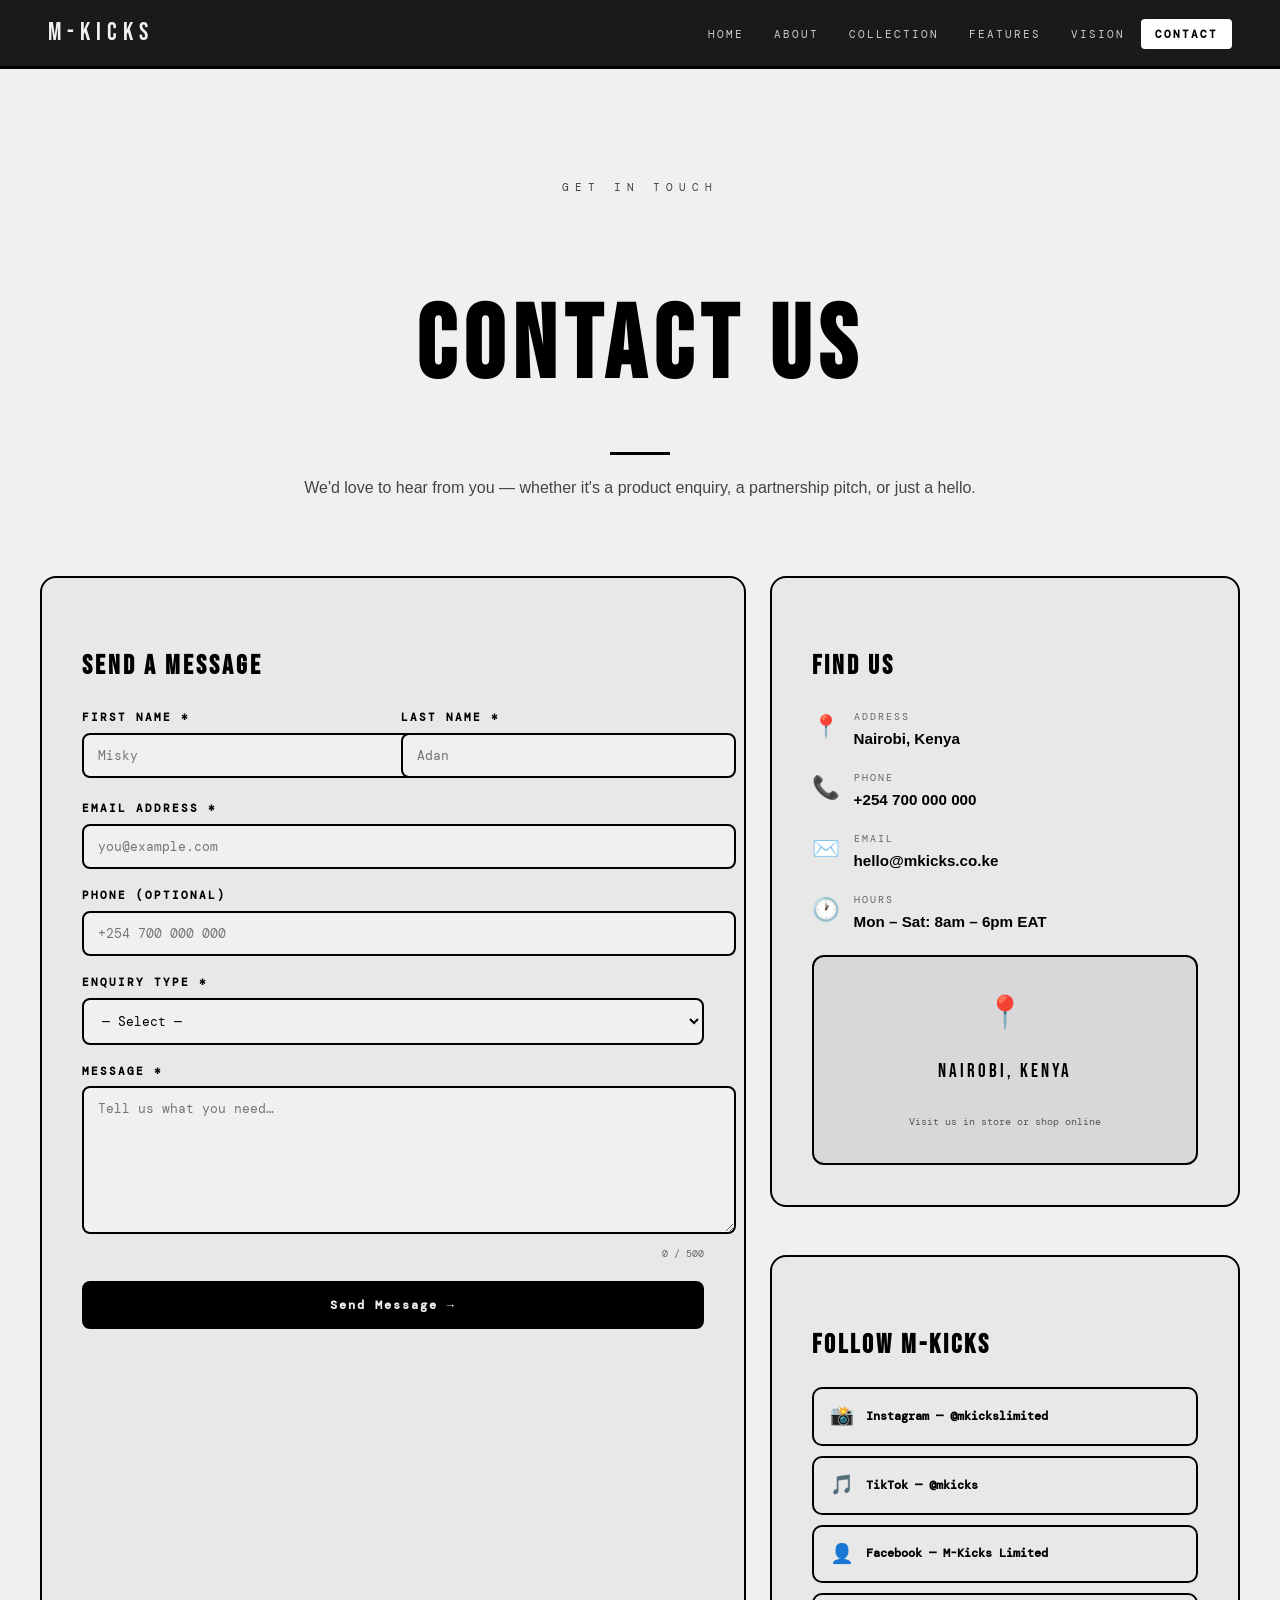
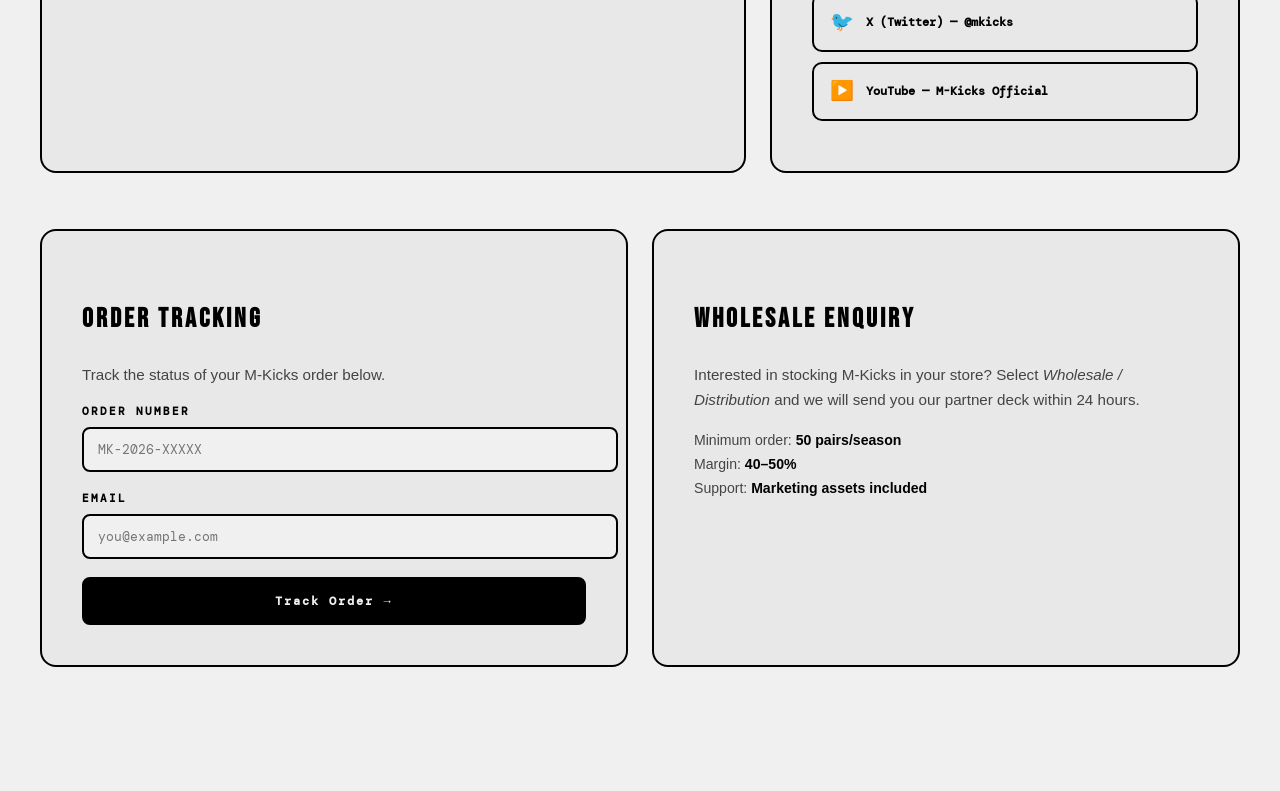
<file: contact.html>
<!DOCTYPE html>
<html lang="en">
<head>
<meta charset="UTF-8">
<meta name="viewport" content="width=device-width, initial-scale=1.0">
<title>M-KICKS LIMITED — Contact</title>
<link href="https://fonts.googleapis.com/css2?family=Bebas+Neue&family=Cormorant+Garamond:ital,wght@0,300;0,400;0,600;1,400&family=DM+Mono:wght@300;400&display=swap" rel="stylesheet">
<link rel="stylesheet" href="style.css">
<style>
  body { background-color: #f0f0f0; color: #000000; }
  nav { background: #1a1a1a; border-bottom: 3px solid #000000; position: fixed; top: 0; left: 0; right: 0; z-index: 100; display: flex; align-items: center; justify-content: space-between; padding: 0 48px; height: 66px; }
  .nav-logo { font-family: 'Bebas Neue', sans-serif; font-size: 1.55rem; color: #f0f0f0; letter-spacing: 6px; text-decoration: none; }
  .nav-links { display: flex; list-style: none; gap: 2px; }
  .nav-links li a { font-family: 'DM Mono', monospace; font-size: .68rem; letter-spacing: 2px; text-transform: uppercase; color: #cccccc; text-decoration: none; padding: 8px 14px; border-radius: 4px; transition: color .2s; }
  .nav-links li a:hover, .nav-links li a.active { color: #ffffff; }
  .nav-cta { background: #ffffff; color: #000000 !important; font-weight: 700; border-radius: 4px; }
  .nav-toggle { display: none; flex-direction: column; gap: 5px; cursor: pointer; padding: 8px; }
  .nav-toggle span { display: block; width: 22px; height: 2px; background: #ffffff; border-radius: 2px; }
  @media(max-width:820px) { .nav-links { display: none; flex-direction: column; position: absolute; top: 66px; left: 0; right: 0; background: #1a1a1a; padding: 16px; } .nav-links.open { display: flex; } .nav-toggle { display: flex; } nav { padding: 0 20px; } }
  .page-hero { padding: 160px 32px 60px; text-align: center; }
  .page-hero .ey { font-family: 'DM Mono', monospace; font-size: .7rem; letter-spacing: 6px; color: #444444; text-transform: uppercase; margin-bottom: 16px; }
  .page-hero h1 { font-family: 'Bebas Neue', sans-serif; font-size: clamp(3rem,8vw,7rem); color: #000000; letter-spacing: 8px; }
  .page-hero .ln { width: 60px; height: 3px; background: #000000; margin: 22px auto 0; }
  .page-hero .sub { font-size: 1rem; color: #444444; margin-top: 20px; }
  .wrapper { max-width: 1200px; margin: 0 auto; padding: 0 32px; }
  .c { background: #e8e8e8; border: 2px solid #000000; border-radius: 16px; padding: 40px; margin-bottom: 28px; }
  .c h3 { font-family: 'Bebas Neue', sans-serif; font-size: 1.7rem; color: #000000; letter-spacing: 3px; margin-bottom: 20px; }
  .two-col { display: grid; grid-template-columns: 3fr 2fr; gap: 24px; margin-bottom: 28px; }
  .equal-col { display: grid; grid-template-columns: 1fr 1fr; gap: 24px; margin-bottom: 28px; }
  @media(max-width:768px) { .two-col, .equal-col { grid-template-columns: 1fr; } }
  .row-2 { display: grid; grid-template-columns: 1fr 1fr; gap: 16px; }
  .fg { margin-bottom: 18px; }
  .fg label { display: block; font-family: 'DM Mono', monospace; font-size: .7rem; letter-spacing: 2px; color: #000000; font-weight: 700; text-transform: uppercase; margin-bottom: 6px; }
  .fg input, .fg textarea, .fg select { width: 100%; padding: 12px 14px; border: 2px solid #000000; border-radius: 8px; font-family: 'DM Mono', monospace; font-size: .8rem; background: #f0f0f0; color: #000000; outline: none; transition: border-color .2s; }
  .fg input:focus, .fg textarea:focus, .fg select:focus { border-color: #444444; box-shadow: 0 0 0 3px rgba(0,0,0,0.1); }
  .fg textarea { min-height: 120px; resize: vertical; }
  .char-count { font-family: 'DM Mono', monospace; font-size: .65rem; color: #666666; text-align: right; margin-top: 4px; }
  .field-error { font-family: 'DM Mono', monospace; font-size: .68rem; color: #cc0000; font-weight: 700; display: block; margin-top: 4px; }
  .btn-send { background: #000000; color: #f0f0f0; border: 2px solid #000000; padding: 14px 32px; border-radius: 8px; font-family: 'DM Mono', monospace; font-size: .75rem; letter-spacing: 2px; cursor: pointer; font-weight: 700; width: 100%; transition: all .2s; }
  .btn-send:hover { background: #333333; }
  .info-item { display: flex; gap: 14px; align-items: flex-start; margin-bottom: 18px; }
  .info-icon { font-size: 1.4rem; }
  .info-text .label { font-family: 'DM Mono', monospace; font-size: .65rem; letter-spacing: 2px; color: #666666; text-transform: uppercase; margin-bottom: 2px; }
  .info-text .val { font-size: .95rem; color: #000000; font-weight: 700; }
  .map-box { background: #d8d8d8; border: 2px solid #000000; border-radius: 12px; padding: 30px; text-align: center; margin-top: 20px; }
  .map-box .pin { font-size: 2rem; margin-bottom: 8px; }
  .map-box p { font-family: 'Bebas Neue', sans-serif; font-size: 1.2rem; letter-spacing: 3px; color: #000000; }
  .map-box small { font-family: 'DM Mono', monospace; font-size: .65rem; color: #555555; }
  .soc-link { display: flex; align-items: center; gap: 12px; padding: 12px 16px; border: 2px solid #000000; border-radius: 10px; margin-bottom: 10px; text-decoration: none; color: #000000; font-family: 'DM Mono', monospace; font-size: .75rem; font-weight: 700; transition: all .2s; }
  .soc-link:hover { background: #000000; color: #f0f0f0; }
  .soc-icon { font-size: 1.2rem; }
</style>
</head>
<body>

<!-- NAV -->
<nav>
  <a href="index.html" class="nav-logo">M-Kicks</a>
  <div class="nav-toggle" id="nt"><span></span><span></span><span></span></div>
  <ul class="nav-links" id="nl">
    <li><a href="index.html">Home</a></li>
    <li><a href="about.html">About</a></li>
    <li><a href="collection.html">Collection</a></li>
    <li><a href="features.html">Features</a></li>
    <li><a href="vision.html">Vision</a></li>
    <li><a href="contact.html" class="active nav-cta">Contact</a></li>
  </ul>
</nav>

<!-- PAGE HERO -->
<div class="page-hero">
  <p class="ey">Get In Touch</p>
  <h1>Contact Us</h1>
  <div class="ln"></div>
  <p class="sub">We'd love to hear from you — whether it's a product enquiry, a partnership pitch, or just a hello.</p>
</div>

<!-- MAIN -->
<main style="padding-bottom:60px;">
<div class="wrapper">

  <div class="two-col">
    <div class="c">
      <h3>Send a Message</h3>
      <div class="row-2">
        <div class="fg">
          <label for="fn">First Name *</label>
          <input type="text" id="fn" placeholder="Misky">
          <span class="field-error" id="fn-err"></span>
        </div>
        <div class="fg">
          <label for="ln2">Last Name *</label>
          <input type="text" id="ln2" placeholder="Adan">
          <span class="field-error" id="ln2-err"></span>
        </div>
      </div>
      <div class="fg">
        <label for="em">Email Address *</label>
        <input type="email" id="em" placeholder="you@example.com">
        <span class="field-error" id="em-err"></span>
      </div>
      <div class="fg">
        <label for="ph">Phone (optional)</label>
        <input type="tel" id="ph" placeholder="+254 700 000 000">
      </div>
      <div class="fg">
        <label for="eq">Enquiry Type *</label>
        <select id="eq">
          <option value="">— Select —</option>
          <option>Product Enquiry</option>
          <option>Custom Order</option>
          <option>Wholesale / Distribution</option>
          <option>Brand Partnership</option>
          <option>Ambassador Programme</option>
          <option>General</option>
        </select>
        <span class="field-error" id="eq-err"></span>
      </div>
      <div class="fg">
        <label for="msg">Message *</label>
        <textarea id="msg" placeholder="Tell us what you need…" maxlength="500" oninput="countChars()"></textarea>
        <div class="char-count" id="cc">0 / 500</div>
        <span class="field-error" id="msg-err"></span>
      </div>
      <button class="btn-send" onclick="submitForm()">Send Message →</button>
    </div>

    <div style="display:flex;flex-direction:column;gap:20px;">
      <div class="c">
        <h3>Find Us</h3>
        <div class="info-item"><div class="info-icon">📍</div><div class="info-text"><div class="label">Address</div><div class="val">Nairobi, Kenya</div></div></div>
        <div class="info-item"><div class="info-icon">📞</div><div class="info-text"><div class="label">Phone</div><div class="val">+254 700 000 000</div></div></div>
        <div class="info-item"><div class="info-icon">✉️</div><div class="info-text"><div class="label">Email</div><div class="val">hello@mkicks.co.ke</div></div></div>
        <div class="info-item"><div class="info-icon">🕐</div><div class="info-text"><div class="label">Hours</div><div class="val">Mon – Sat: 8am – 6pm EAT</div></div></div>
        <div class="map-box"><div class="pin">📍</div><p>NAIROBI, KENYA</p><small>Visit us in store or shop online</small></div>
      </div>
      <div class="c">
        <h3>Follow M-Kicks</h3>
        <a class="soc-link" href="#"><span class="soc-icon">📸</span>Instagram — @mkickslimited</a>
        <a class="soc-link" href="#"><span class="soc-icon">🎵</span>TikTok — @mkicks</a>
        <a class="soc-link" href="#"><span class="soc-icon">👤</span>Facebook — M-Kicks Limited</a>
        <a class="soc-link" href="#"><span class="soc-icon">🐦</span>X (Twitter) — @mkicks</a>
        <a class="soc-link" href="#"><span class="soc-icon">▶️</span>YouTube — M-Kicks Official</a>
      </div>
    </div>
  </div>

  <div class="equal-col">
    <div class="c">
      <h3>Order Tracking</h3>
      <p style="font-size:.95rem;color:#444444;line-height:1.7;margin-bottom:16px;">Track the status of your M-Kicks order below.</p>
      <div class="fg">
        <label for="tord">Order Number</label>
        <input type="text" id="tord" placeholder="MK-2026-XXXXX">
        <span class="field-error" id="tord-err"></span>
      </div>
      <div class="fg">
        <label for="tem">Email</label>
        <input type="email" id="tem" placeholder="you@example.com">
        <span class="field-error" id="tem-err"></span>
      </div>
      <button class="btn-send" onclick="trackOrder()">Track Order →</button>
    </div>
    <div class="c">
      <h3>Wholesale Enquiry</h3>
      <p style="font-size:.95rem;color:#444444;line-height:1.7;margin-bottom:16px;">Interested in stocking M-Kicks in your store? Select <em>Wholesale / Distribution</em> and we will send you our partner deck within 24 hours.</p>
      <p style="font-size:.88rem;color:#444444;line-height:1.7;">
        Minimum order: <strong style="color:#000000;">50 pairs/season</strong><br>
        Margin: <strong style="color:#000000;">40–50%</strong><br>
        Support: <strong style="color:#000000;">Marketing assets included</strong>
      </p>
    </div>
  </div>

</div>
</main>

<script>
  document.getElementById('nt').addEventListener('click', () =>
    document.getElementById('nl').classList.toggle('open'));
  function countChars() {
    document.getElementById('cc').textContent = document.getElementById('msg').value.length + ' / 500';
  }
  function setError(id, msg) {
    const el = document.getElementById(id + '-err');
    if (el) { el.textContent = msg; }
    const inp = document.getElementById(id);
    if (inp) inp.style.borderColor = msg ? '#cc0000' : '#000000';
  }
  function clearErrors() {
    document.querySelectorAll('.field-error').forEach(e => e.textContent = '');
    document.querySelectorAll('.fg input, .fg textarea, .fg select').forEach(e => e.style.borderColor = '#000000');
  }
  function isValidEmail(v) { return /^[^\s@]+@[^\s@]+\.[^\s@]+$/.test(v); }
  function submitForm() {
    clearErrors();
    const fn = document.getElementById('fn').value.trim();
    const ln2 = document.getElementById('ln2').value.trim();
    const em = document.getElementById('em').value.trim();
    const eq = document.getElementById('eq').value;
    const msg = document.getElementById('msg').value.trim();
    let ok = true;
    if (!fn) { setError('fn', 'First name is required.'); ok = false; }
    if (!ln2) { setError('ln2', 'Last name is required.'); ok = false; }
    if (!em) { setError('em', 'Email is required.'); ok = false; }
    else if (!isValidEmail(em)) { setError('em', 'Please enter a valid email.'); ok = false; }
    if (!eq) { setError('eq', 'Please select an enquiry type.'); ok = false; }
    if (!msg) { setError('msg', 'Message cannot be empty.'); ok = false; }
    else if (msg.length < 10) { setError('msg', 'Message must be at least 10 characters.'); ok = false; }
    if (!ok) return;
    ['fn','ln2','em','ph','msg'].forEach(id => document.getElementById(id).value = '');
    document.getElementById('eq').value = '';
    document.getElementById('cc').textContent = '0 / 500';
    clearErrors();
    alert('✅ Message sent! Our team will reply within 24 hours.');
  }
  function trackOrder() {
    const ord = document.getElementById('tord').value.trim();
    const em = document.getElementById('tem').value.trim();
    let ok = true;
    document.getElementById('tord-err').textContent = '';
    document.getElementById('tem-err').textContent = '';
    if (!ord) { document.getElementById('tord-err').textContent = 'Order number is required.'; ok = false; }
    if (!em || !isValidEmail(em)) { document.getElementById('tem-err').textContent = 'Valid email is required.'; ok = false; }
    if (!ok) return;
    alert('Order ' + ord + ' is currently in transit. Expected delivery: 2–5 business days.');
  }
</script>
</body>
</html>
</file>
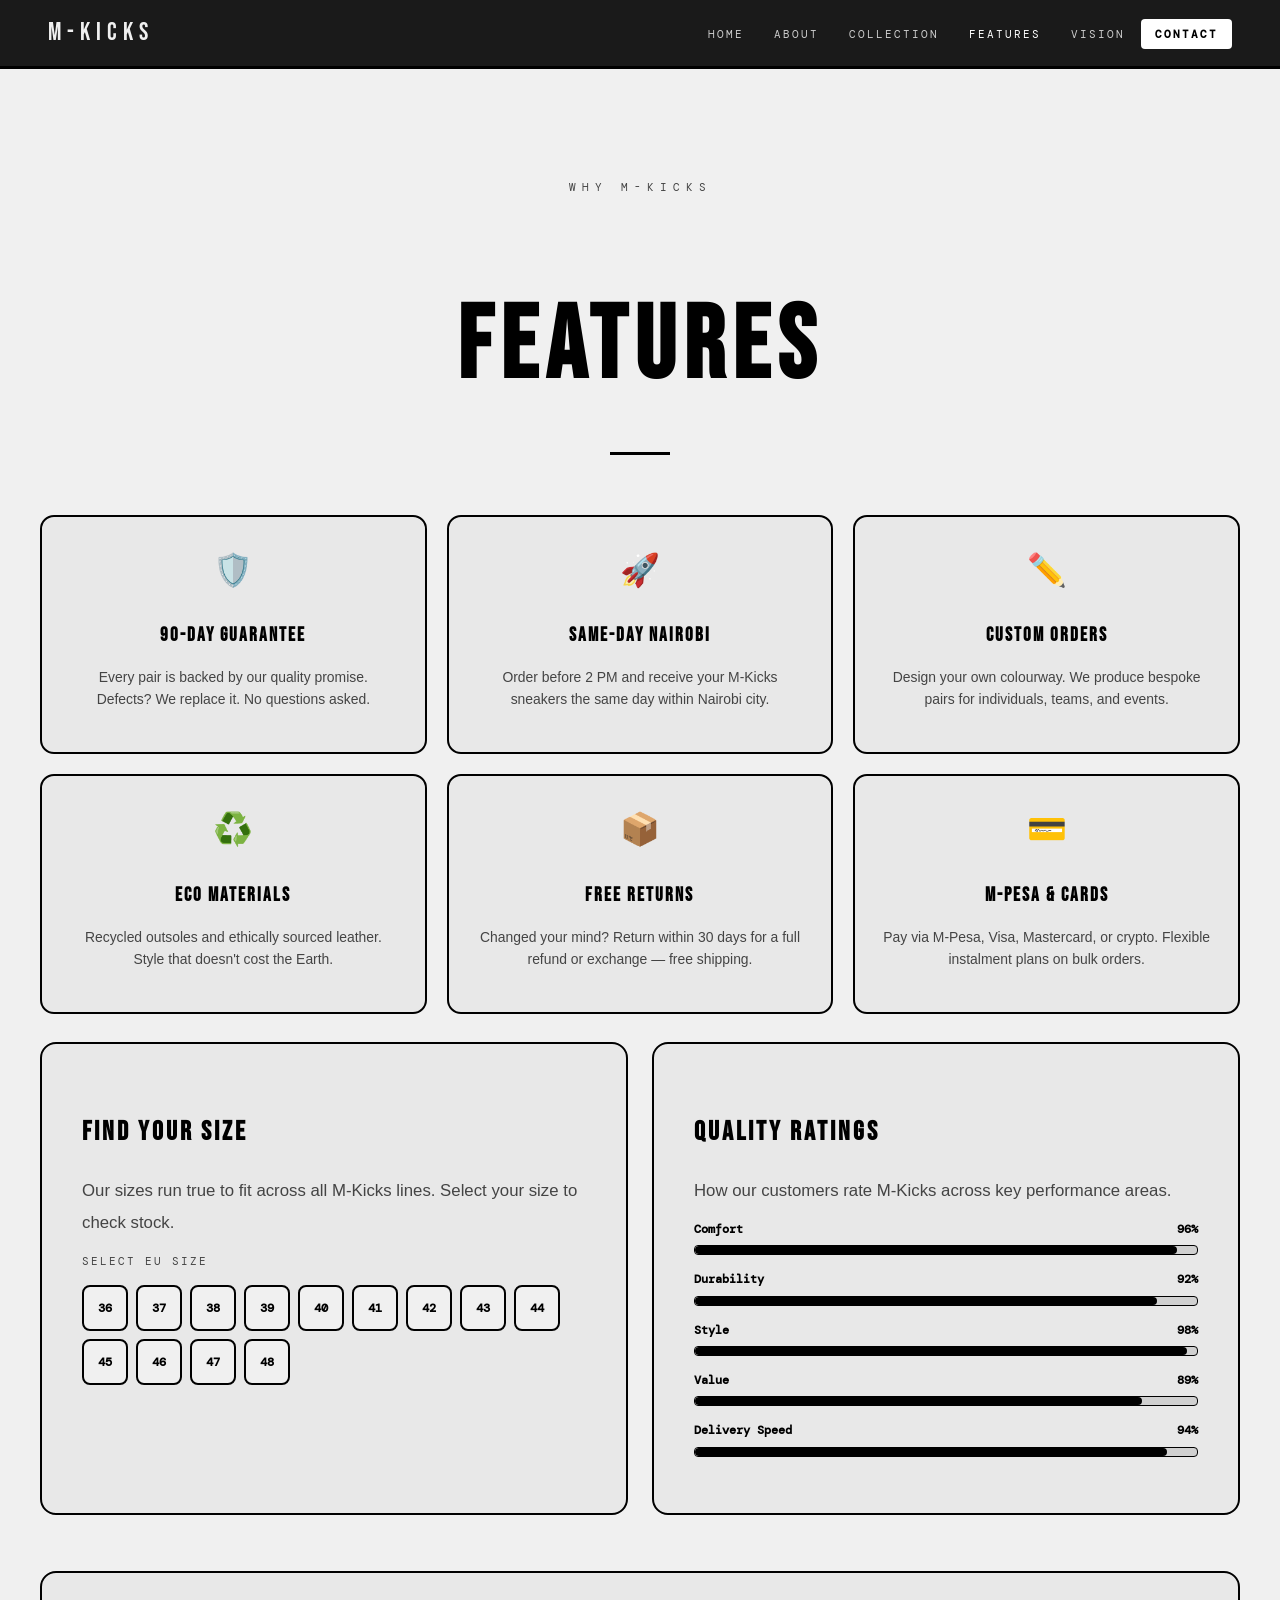
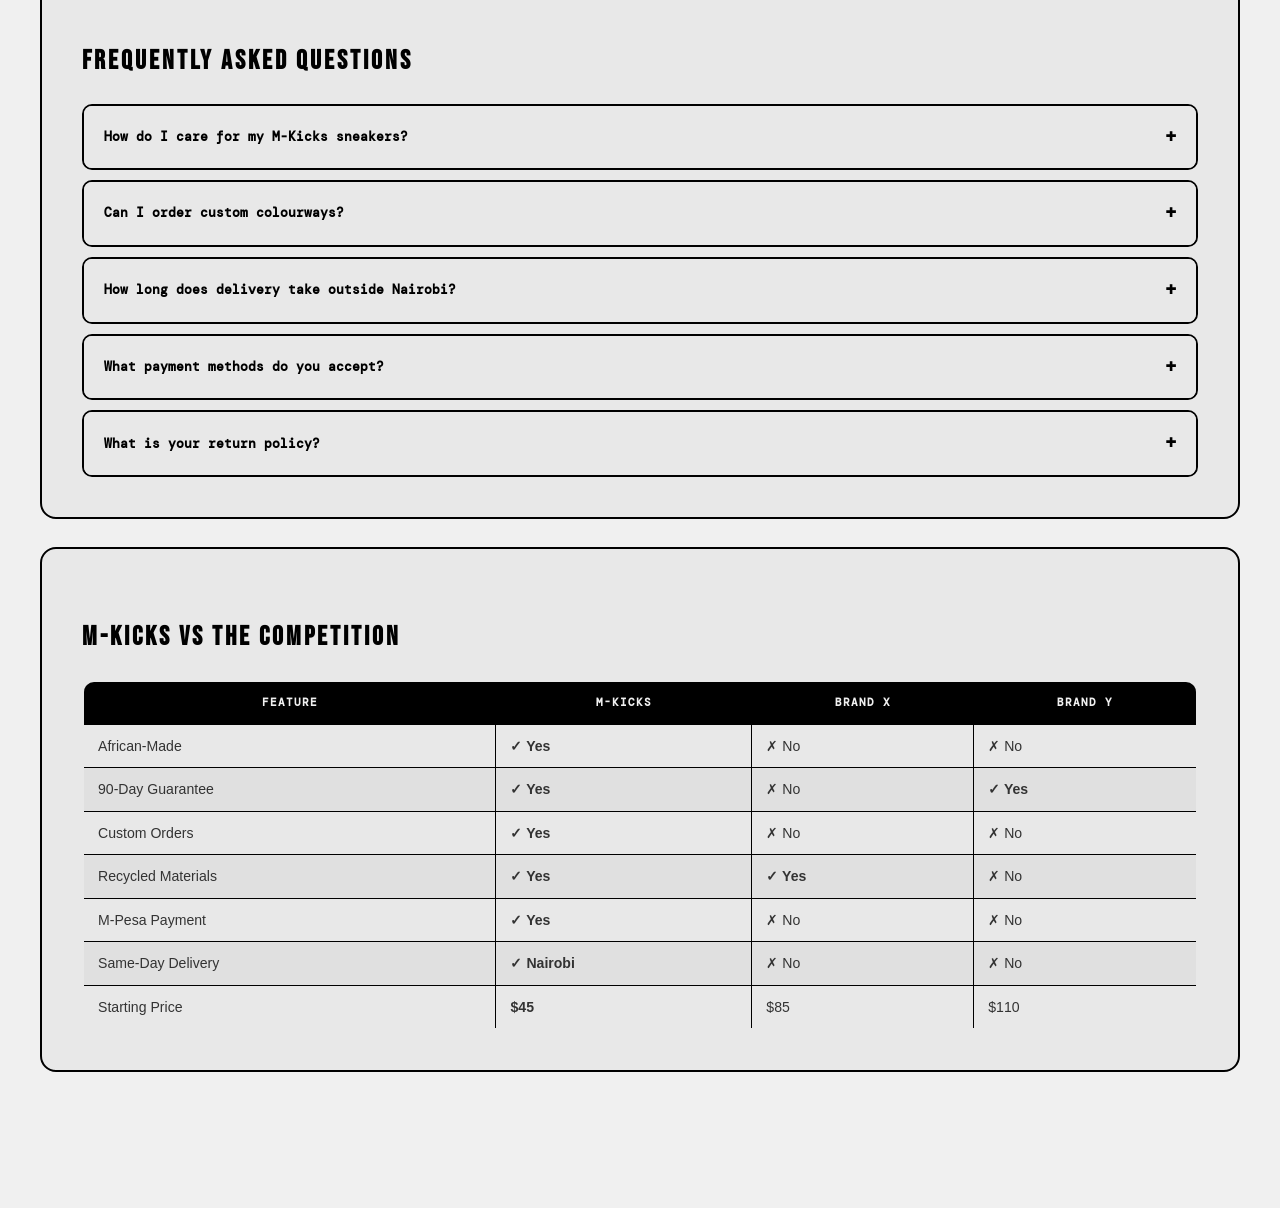
<file: features.html>
<!DOCTYPE html>
<html lang="en">
<head>
<meta charset="UTF-8">
<meta name="viewport" content="width=device-width, initial-scale=1.0">
<title>M-KICKS LIMITED — Features</title>
<link href="https://fonts.googleapis.com/css2?family=Bebas+Neue&family=Cormorant+Garamond:ital,wght@0,300;0,400;0,600;1,400&family=DM+Mono:wght@300;400&display=swap" rel="stylesheet">
<link rel="stylesheet" href="style.css">
<style>
  body { background-color: #f0f0f0; color: #000000; }
  nav { background: #1a1a1a; border-bottom: 3px solid #000000; position: fixed; top: 0; left: 0; right: 0; z-index: 100; display: flex; align-items: center; justify-content: space-between; padding: 0 48px; height: 66px; }
  .nav-logo { font-family: 'Bebas Neue', sans-serif; font-size: 1.55rem; color: #f0f0f0; letter-spacing: 6px; text-decoration: none; }
  .nav-links { display: flex; list-style: none; gap: 2px; }
  .nav-links li a { font-family: 'DM Mono', monospace; font-size: .68rem; letter-spacing: 2px; text-transform: uppercase; color: #cccccc; text-decoration: none; padding: 8px 14px; border-radius: 4px; transition: color .2s; }
  .nav-links li a:hover, .nav-links li a.active { color: #ffffff; }
  .nav-cta { background: #ffffff; color: #000000 !important; font-weight: 700; border-radius: 4px; }
  .nav-toggle { display: none; flex-direction: column; gap: 5px; cursor: pointer; padding: 8px; }
  .nav-toggle span { display: block; width: 22px; height: 2px; background: #ffffff; border-radius: 2px; }
  @media(max-width:820px) { .nav-links { display: none; flex-direction: column; position: absolute; top: 66px; left: 0; right: 0; background: #1a1a1a; padding: 16px; } .nav-links.open { display: flex; } .nav-toggle { display: flex; } nav { padding: 0 20px; } }
  .page-hero { padding: 160px 32px 60px; text-align: center; }
  .page-hero .ey { font-family: 'DM Mono', monospace; font-size: .7rem; letter-spacing: 6px; color: #444444; text-transform: uppercase; margin-bottom: 16px; }
  .page-hero h1 { font-family: 'Bebas Neue', sans-serif; font-size: clamp(3rem,8vw,7rem); color: #000000; letter-spacing: 8px; }
  .page-hero .ln { width: 60px; height: 3px; background: #000000; margin: 22px auto 0; }
  .wrapper { max-width: 1200px; margin: 0 auto; padding: 0 32px; }
  .c { background: #e8e8e8; border: 2px solid #000000; border-radius: 16px; padding: 40px; margin-bottom: 28px; }
  .c h3 { font-family: 'Bebas Neue', sans-serif; font-size: 1.7rem; color: #000000; letter-spacing: 3px; margin-bottom: 20px; }
  .two-col { display: grid; grid-template-columns: 1fr 1fr; gap: 24px; margin-bottom: 28px; }
  .three-col { display: grid; grid-template-columns: repeat(3,1fr); gap: 20px; margin-bottom: 28px; }
  @media(max-width:768px) { .two-col, .three-col { grid-template-columns: 1fr; } }
  .feat-card-feat { background: #e8e8e8; border: 2px solid #000000; border-radius: 14px; padding: 28px; text-align: center; transition: all .3s; }
  .feat-card-feat:hover { transform: translateY(-4px); box-shadow: 0 10px 25px rgba(0,0,0,0.2); }
  .feat-icon { font-size: 2rem; margin-bottom: 14px; }
  .feat-card-feat h4 { font-family: 'Bebas Neue', sans-serif; font-size: 1.2rem; color: #000000; letter-spacing: 2px; margin-bottom: 10px; }
  .feat-card-feat p { font-size: .87rem; color: #444444; line-height: 1.6; }
  .size-label { font-family: 'DM Mono', monospace; font-size: .7rem; letter-spacing: 2px; color: #444444; text-transform: uppercase; display: block; margin-bottom: 14px; }
  .size-grid { display: flex; flex-wrap: wrap; gap: 8px; margin-bottom: 16px; }
  .sz { background: #f0f0f0; border: 2px solid #000000; color: #000000; width: 46px; height: 46px; border-radius: 8px; font-family: 'DM Mono', monospace; font-size: .75rem; font-weight: 700; cursor: pointer; transition: all .2s; }
  .sz:hover, .sz.active { background: #000000; color: #f0f0f0; }
  #sizeMsg { font-family: 'DM Mono', monospace; font-size: .75rem; color: #000000; font-weight: 700; margin-top: 10px; }
  .para { font-size: 1.05rem; line-height: 1.9; color: #444444; margin-bottom: 14px; }
  .prog-row { margin-bottom: 16px; }
  .prog-label { display: flex; justify-content: space-between; font-family: 'DM Mono', monospace; font-size: .72rem; color: #000000; font-weight: 700; margin-bottom: 6px; }
  .prog-bar { background: #d0d0d0; border: 1px solid #000000; border-radius: 4px; height: 8px; overflow: hidden; }
  .prog-fill { height: 100%; background: #000000; border-radius: 4px; width: 0; transition: width 1s ease; }
  .accordion { display: flex; flex-direction: column; gap: 10px; }
  .acc-item { border: 2px solid #000000; border-radius: 10px; overflow: hidden; }
  .acc-head { display: flex; justify-content: space-between; align-items: center; padding: 16px 20px; cursor: pointer; background: #e8e8e8; font-family: 'DM Mono', monospace; font-size: .8rem; font-weight: 700; color: #000000; }
  .acc-head:hover { background: #d8d8d8; }
  .icon { font-size: 1.2rem; font-weight: 900; }
  .acc-body { max-height: 0; overflow: hidden; transition: max-height .3s ease; background: #f0f0f0; }
  .acc-body.open { max-height: 200px; }
  .acc-body p { padding: 16px 20px; font-size: .88rem; color: #444444; line-height: 1.7; }
  .comp-table { width: 100%; border-collapse: collapse; border: 2px solid #000000; }
  .comp-table th { background: #000000; color: #f0f0f0; padding: 12px; font-family: 'DM Mono', monospace; font-size: .7rem; letter-spacing: 1px; border: 1px solid #000000; }
  .comp-table td { padding: 10px 14px; border: 1px solid #000000; font-size: .88rem; color: #333333; }
  .comp-table tr:nth-child(even) { background: #e0e0e0; }
  .yes { color: #000000; font-weight: 900; }
  .no { color: #888888; }
</style>
</head>
<body>

<!-- NAV -->
<nav>
  <a href="index.html" class="nav-logo">M-KICKS</a>
  <div class="nav-toggle" id="nt"><span></span><span></span><span></span></div>
  <ul class="nav-links" id="nl">
    <li><a href="index.html">Home</a></li>
    <li><a href="about.html">About</a></li>
    <li><a href="collection.html">Collection</a></li>
    <li><a href="features.html" class="active">Features</a></li>
    <li><a href="vision.html">Vision</a></li>
    <li><a href="contact.html" class="nav-cta">Contact</a></li>
  </ul>
</nav>

<!-- PAGE HERO -->
<div class="page-hero">
  <p class="ey">Why M-KICKS</p>
  <h1>Features</h1>
  <div class="ln"></div>
</div>

<!-- MAIN -->
<main style="padding-bottom:100px;">
<div class="wrapper">

  <div class="three-col">
    <div class="feat-card-feat"><div class="feat-icon">🛡️</div><h4>90-Day Guarantee</h4><p>Every pair is backed by our quality promise. Defects? We replace it. No questions asked.</p></div>
    <div class="feat-card-feat"><div class="feat-icon">🚀</div><h4>Same-Day Nairobi</h4><p>Order before 2 PM and receive your M-Kicks sneakers the same day within Nairobi city.</p></div>
    <div class="feat-card-feat"><div class="feat-icon">✏️</div><h4>Custom Orders</h4><p>Design your own colourway. We produce bespoke pairs for individuals, teams, and events.</p></div>
    <div class="feat-card-feat"><div class="feat-icon">♻️</div><h4>Eco Materials</h4><p>Recycled outsoles and ethically sourced leather. Style that doesn't cost the Earth.</p></div>
    <div class="feat-card-feat"><div class="feat-icon">📦</div><h4>Free Returns</h4><p>Changed your mind? Return within 30 days for a full refund or exchange — free shipping.</p></div>
    <div class="feat-card-feat"><div class="feat-icon">💳</div><h4>M-Pesa &amp; Cards</h4><p>Pay via M-Pesa, Visa, Mastercard, or crypto. Flexible instalment plans on bulk orders.</p></div>
  </div>

  <div class="two-col">
    <div class="c">
      <h3>Find Your Size</h3>
      <p class="para">Our sizes run true to fit across all M-Kicks lines. Select your size to check stock.</p>
      <span class="size-label">Select EU Size</span>
      <div class="size-grid">
        <button class="sz" onclick="pickSize(this)">36</button>
        <button class="sz" onclick="pickSize(this)">37</button>
        <button class="sz" onclick="pickSize(this)">38</button>
        <button class="sz" onclick="pickSize(this)">39</button>
        <button class="sz" onclick="pickSize(this)">40</button>
        <button class="sz" onclick="pickSize(this)">41</button>
        <button class="sz" onclick="pickSize(this)">42</button>
        <button class="sz" onclick="pickSize(this)">43</button>
        <button class="sz" onclick="pickSize(this)">44</button>
        <button class="sz" onclick="pickSize(this)">45</button>
        <button class="sz" onclick="pickSize(this)">46</button>
        <button class="sz" onclick="pickSize(this)">47</button>
        <button class="sz" onclick="pickSize(this)">48</button>
      </div>
      <p id="sizeMsg"></p>
    </div>
    <div class="c">
      <h3>Quality Ratings</h3>
      <p class="para">How our customers rate M-Kicks across key performance areas.</p>
      <div class="prog-row"><div class="prog-label"><span>Comfort</span><span class="val">96%</span></div><div class="prog-bar"><div class="prog-fill" data-w="96"></div></div></div>
      <div class="prog-row"><div class="prog-label"><span>Durability</span><span class="val">92%</span></div><div class="prog-bar"><div class="prog-fill" data-w="92"></div></div></div>
      <div class="prog-row"><div class="prog-label"><span>Style</span><span class="val">98%</span></div><div class="prog-bar"><div class="prog-fill" data-w="98"></div></div></div>
      <div class="prog-row"><div class="prog-label"><span>Value</span><span class="val">89%</span></div><div class="prog-bar"><div class="prog-fill" data-w="89"></div></div></div>
      <div class="prog-row"><div class="prog-label"><span>Delivery Speed</span><span class="val">94%</span></div><div class="prog-bar"><div class="prog-fill" data-w="94"></div></div></div>
    </div>
  </div>

  <div class="c">
    <h3>Frequently Asked Questions</h3>
    <div class="accordion">
      <div class="acc-item">
        <div class="acc-head" onclick="toggleAcc(this)"><span>How do I care for my M-Kicks sneakers?</span><span class="icon">+</span></div>
        <div class="acc-body"><p>Wipe leather uppers with a damp cloth. Use a soft brush for mesh panels. Avoid machine washing. Store in the box when not in use.</p></div>
      </div>
      <div class="acc-item">
        <div class="acc-head" onclick="toggleAcc(this)"><span>Can I order custom colourways?</span><span class="icon">+</span></div>
        <div class="acc-body"><p>Yes! Custom orders are available for individuals and bulk teams. Contact us via the Contact page with your preferred colourway and size requirements.</p></div>
      </div>
      <div class="acc-item">
        <div class="acc-head" onclick="toggleAcc(this)"><span>How long does delivery take outside Nairobi?</span><span class="icon">+</span></div>
        <div class="acc-body"><p>East Africa: 3–5 days. Pan-Africa: 7–10 days. International: 14–21 days. Express options available at checkout.</p></div>
      </div>
      <div class="acc-item">
        <div class="acc-head" onclick="toggleAcc(this)"><span>What payment methods do you accept?</span><span class="icon">+</span></div>
        <div class="acc-body"><p>We accept M-Pesa, Visa, Mastercard, PayPal, and select crypto. Instalment plans on bulk orders above $300.</p></div>
      </div>
      <div class="acc-item">
        <div class="acc-head" onclick="toggleAcc(this)"><span>What is your return policy?</span><span class="icon">+</span></div>
        <div class="acc-body"><p>Free returns within 30 days. Items must be unworn in original packaging. Defective items replaced immediately under our 90-day guarantee.</p></div>
      </div>
    </div>
  </div>

  <div class="c">
    <h3>M-Kicks vs The Competition</h3>
    <table class="comp-table">
      <thead>
        <tr><th>Feature</th><th>M-Kicks</th><th>Brand X</th><th>Brand Y</th></tr>
      </thead>
      <tbody>
        <tr><td>African-Made</td><td class="yes">✓ Yes</td><td class="no">✗ No</td><td class="no">✗ No</td></tr>
        <tr><td>90-Day Guarantee</td><td class="yes">✓ Yes</td><td class="no">✗ No</td><td class="yes">✓ Yes</td></tr>
        <tr><td>Custom Orders</td><td class="yes">✓ Yes</td><td class="no">✗ No</td><td class="no">✗ No</td></tr>
        <tr><td>Recycled Materials</td><td class="yes">✓ Yes</td><td class="yes">✓ Yes</td><td class="no">✗ No</td></tr>
        <tr><td>M-Pesa Payment</td><td class="yes">✓ Yes</td><td class="no">✗ No</td><td class="no">✗ No</td></tr>
        <tr><td>Same-Day Delivery</td><td class="yes">✓ Nairobi</td><td class="no">✗ No</td><td class="no">✗ No</td></tr>
        <tr><td>Starting Price</td><td class="yes">$45</td><td class="no">$85</td><td class="no">$110</td></tr>
      </tbody>
    </table>
  </div>

</div>
</main>

<script>
  document.getElementById('nt').addEventListener('click', () =>
    document.getElementById('nl').classList.toggle('open'));
  const stock = {
    '36':'✓ In Stock (12 pairs)','37':'✓ In Stock (8 pairs)',
    '38':'✓ In Stock (15 pairs)','39':'✓ In Stock (20 pairs)',
    '40':'✓ In Stock (18 pairs)','41':'✓ In Stock (25 pairs)',
    '42':'✓ In Stock (30 pairs)','43':'✓ In Stock (22 pairs)',
    '44':'⚠ Low Stock (4 pairs)','45':'✓ In Stock (10 pairs)',
    '46':'⚠ Low Stock (2 pairs)','47':'⚠ Pre-order only','48':'⚠ Pre-order only'
  };
  function pickSize(b) {
    document.querySelectorAll('.sz').forEach(s => s.classList.remove('active'));
    b.classList.add('active');
    const sz = b.textContent;
    document.getElementById('sizeMsg').textContent = 'EU ' + sz + ' — ' + (stock[sz] || 'Checking…');
  }
  function toggleAcc(head) {
    const body = head.nextElementSibling;
    const icon = head.querySelector('.icon');
    const isOpen = body.classList.contains('open');
    document.querySelectorAll('.acc-body').forEach(b => { b.classList.remove('open'); b.previousElementSibling.querySelector('.icon').textContent = '+'; });
    if (!isOpen) { body.classList.add('open'); icon.textContent = '−'; }
  }
  const bars = document.querySelectorAll('.prog-fill');
  const obs = new IntersectionObserver(entries => {
    entries.forEach(e => { if (e.isIntersecting) e.target.style.width = e.target.dataset.w + '%'; });
  }, { threshold: .3 });
  bars.forEach(b => obs.observe(b));
</script>
</body>
</html>
</file>
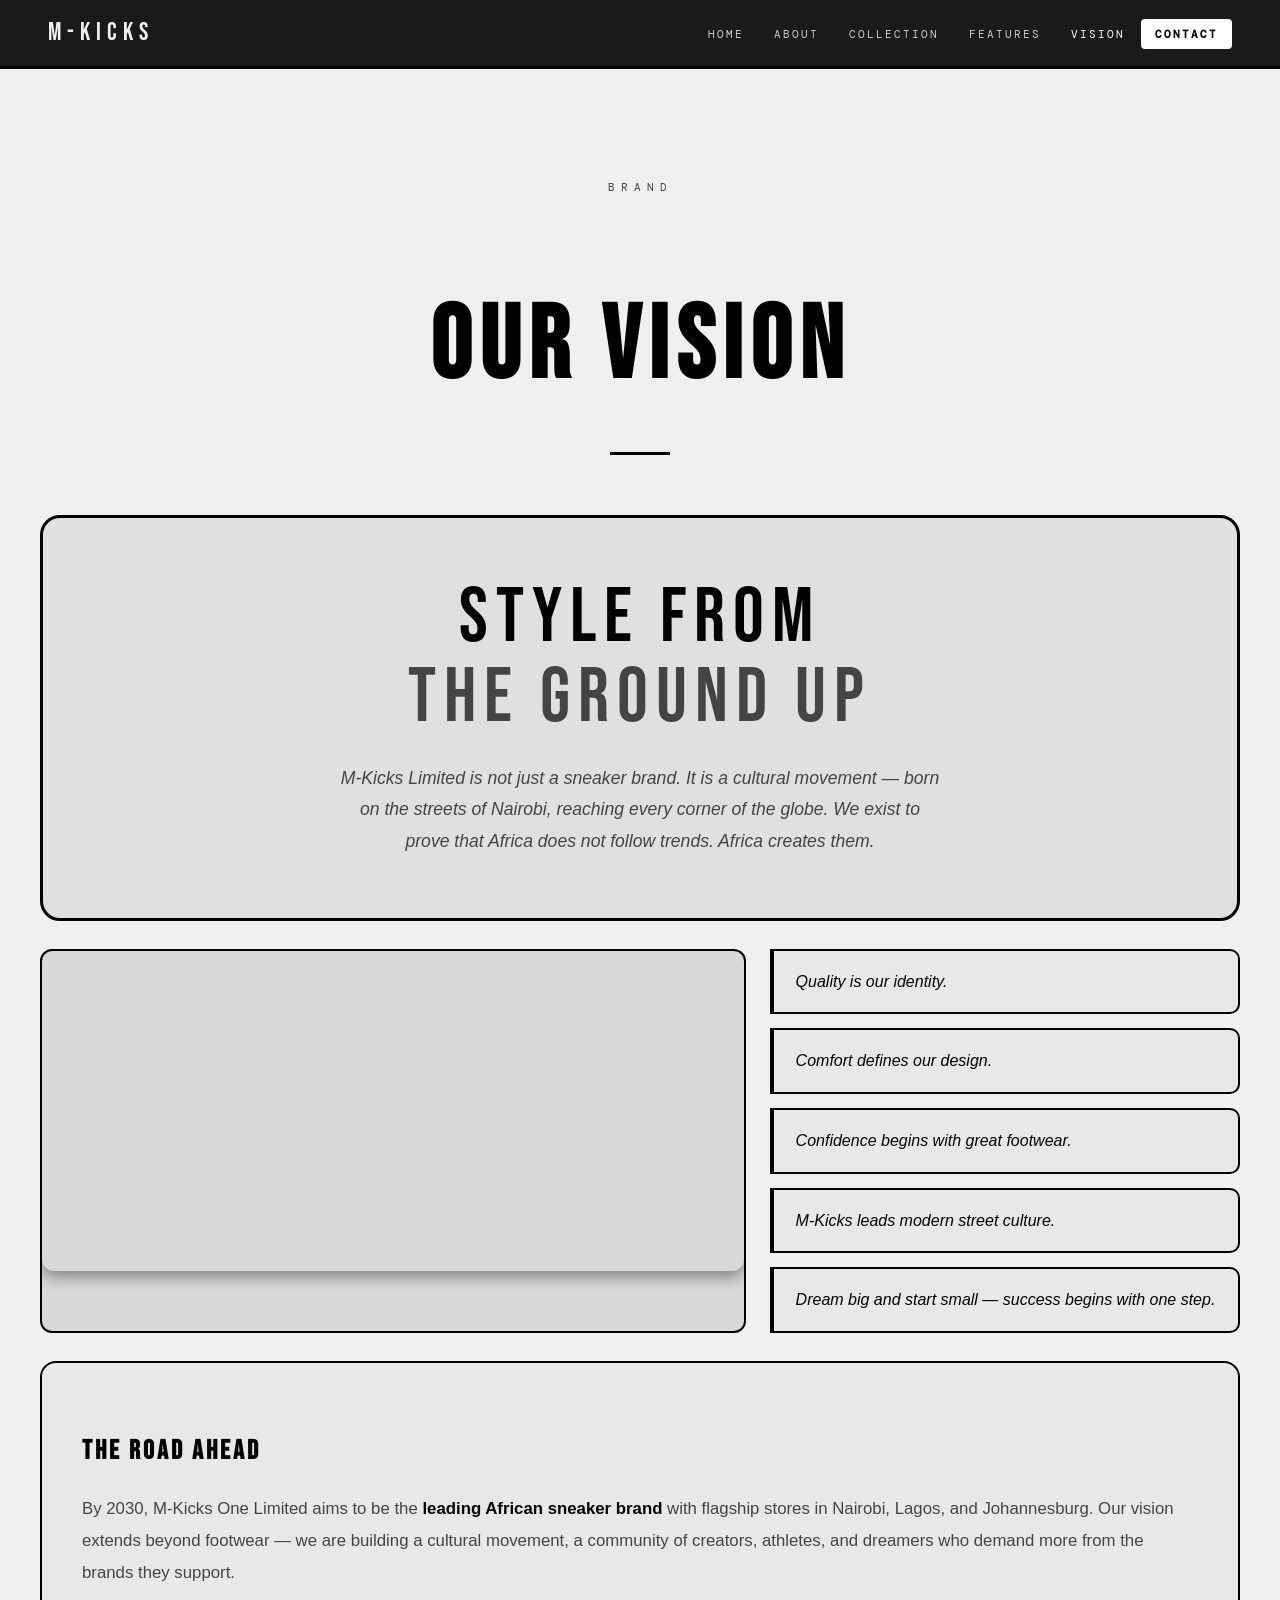
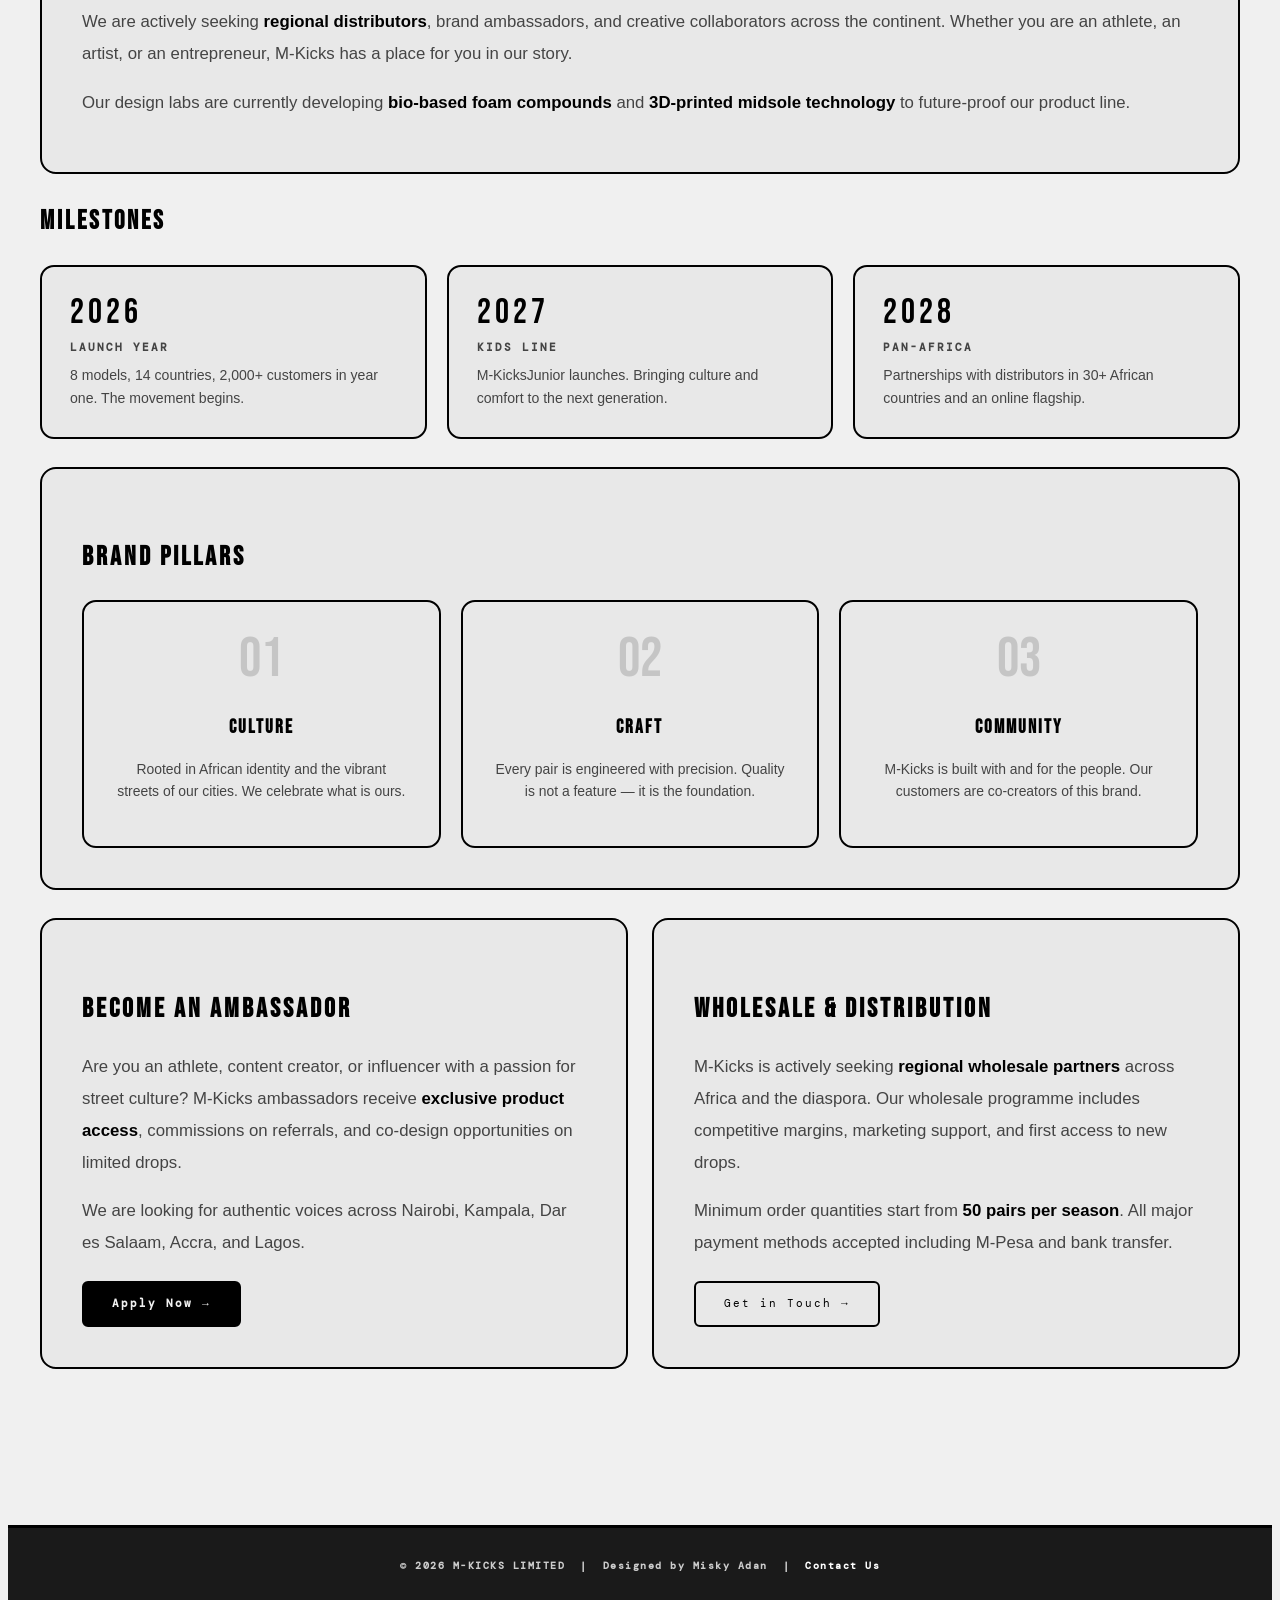
<file: vision.html>
<!DOCTYPE html>
<html lang="en">
<head>
<meta charset="UTF-8">
<meta name="viewport" content="width=device-width, initial-scale=1.0">
<title>M-KICKS LIMITED — Vision</title>
<link href="https://fonts.googleapis.com/css2?family=Bebas+Neue&family=Cormorant+Garamond:ital,wght@0,300;0,400;0,600;1,400&family=DM+Mono:wght@300;400&display=swap" rel="stylesheet">
<link rel="stylesheet" href="style.css">
<style>
  body { background-color: #f0f0f0; color: #000000; }
  nav { background: #1a1a1a; border-bottom: 3px solid #000000; position: fixed; top: 0; left: 0; right: 0; z-index: 100; display: flex; align-items: center; justify-content: space-between; padding: 0 48px; height: 66px; }
  .nav-logo { font-family: 'Bebas Neue', sans-serif; font-size: 1.55rem; color: #f0f0f0; letter-spacing: 6px; text-decoration: none; }
  .nav-links { display: flex; list-style: none; gap: 2px; }
  .nav-links li a { font-family: 'DM Mono', monospace; font-size: .68rem; letter-spacing: 2px; text-transform: uppercase; color: #cccccc; text-decoration: none; padding: 8px 14px; border-radius: 4px; transition: color .2s; }
  .nav-links li a:hover, .nav-links li a.active { color: #ffffff; }
  .nav-cta { background: #ffffff; color: #000000 !important; font-weight: 700; border-radius: 4px; }
  .nav-toggle { display: none; flex-direction: column; gap: 5px; cursor: pointer; padding: 8px; }
  .nav-toggle span { display: block; width: 22px; height: 2px; background: #ffffff; border-radius: 2px; }
  @media(max-width:820px) { .nav-links { display: none; flex-direction: column; position: absolute; top: 66px; left: 0; right: 0; background: #1a1a1a; padding: 16px; } .nav-links.open { display: flex; } .nav-toggle { display: flex; } nav { padding: 0 20px; } }
  .page-hero { padding: 160px 32px 60px; text-align: center; }
  .page-hero .ey { font-family: 'DM Mono', monospace; font-size: .7rem; letter-spacing: 6px; color: #444444; text-transform: uppercase; margin-bottom: 16px; }
  .page-hero h1 { font-family: 'Bebas Neue', sans-serif; font-size: clamp(3rem,8vw,7rem); color: #000000; letter-spacing: 8px; }
  .page-hero .ln { width: 60px; height: 3px; background: #000000; margin: 22px auto 0; }
  .wrapper { max-width: 1200px; margin: 0 auto; padding: 0 32px; }
  .c { background: #e8e8e8; border: 2px solid #000000; border-radius: 16px; padding: 40px; margin-bottom: 28px; }
  .c h3 { font-family: 'Bebas Neue', sans-serif; font-size: 1.7rem; color: #000000; letter-spacing: 3px; margin-bottom: 20px; }
  .two-col { display: grid; grid-template-columns: 3fr 2fr; gap: 24px; margin-bottom: 28px; }
  .equal-col { display: grid; grid-template-columns: 1fr 1fr; gap: 24px; margin-bottom: 28px; }
  .three-col { display: grid; grid-template-columns: repeat(3,1fr); gap: 20px; margin-bottom: 28px; }
  @media(max-width:768px) { .two-col, .equal-col, .three-col { grid-template-columns: 1fr; } }
  .para { font-size: 1.05rem; line-height: 1.9; color: #444444; margin-bottom: 14px; }
  .para strong { color: #000000; font-weight: 900; }
  .manifesto { text-align: center; padding: 60px 40px; background: #e0e0e0; border-radius: 20px; border: 3px solid #000000; margin-bottom: 28px; }
  .manifesto .big { font-family: 'Bebas Neue', sans-serif; font-size: clamp(2.5rem,6vw,5.5rem); color: #000000; letter-spacing: 8px; line-height: 1.05; margin-bottom: 24px; }
  .manifesto .big span { color: #444444; }
  .manifesto p { font-size: 1.1rem; font-style: italic; color: #444444; max-width: 600px; margin: 0 auto; line-height: 1.8; }
  .vid-wrap { border-radius: 12px; overflow: hidden; border: 2px solid #000000; background: #d8d8d8; }
  .vid-wrap iframe { width: 100%; height: 320px; border: none; display: block; }
  .q-stack { display: flex; flex-direction: column; gap: 14px; }
  .q-card { background: #e8e8e8; border: 2px solid #000000; border-left: 4px solid #000000; border-radius: 0 10px 10px 0; padding: 18px 22px; font-style: italic; color: #000000; font-size: 1rem; line-height: 1.6; transition: transform .25s; }
  .q-card:hover { transform: translateX(4px); box-shadow: 4px 4px 0 #000000; }
  .goal-card { background: #e8e8e8; border: 2px solid #000000; border-radius: 14px; padding: 28px; transition: all .3s; }
  .goal-card:hover { transform: translateY(-4px); box-shadow: 0 8px 20px rgba(0,0,0,0.2); }
  .goal-year { font-family: 'Bebas Neue', sans-serif; font-size: 2.2rem; color: #000000; letter-spacing: 4px; line-height: 1; }
  .goal-title { font-family: 'DM Mono', monospace; font-size: .68rem; letter-spacing: 2px; color: #444444; text-transform: uppercase; margin: 8px 0; font-weight: 700; }
  .goal-desc { font-size: .88rem; color: #444444; line-height: 1.6; }
  .pillar { background: #e8e8e8; border: 2px solid #000000; border-radius: 14px; padding: 30px; text-align: center; }
  .pillar .num { font-family: 'Bebas Neue', sans-serif; font-size: 3.5rem; color: rgba(0,0,0,0.15); line-height: 1; margin-bottom: 12px; }
  .pillar h4 { font-family: 'Bebas Neue', sans-serif; font-size: 1.2rem; color: #000000; letter-spacing: 2px; margin-bottom: 10px; }
  .pillar p { font-size: .87rem; color: #444444; line-height: 1.6; }
  .btn-primary { display: inline-block; background: #000000; color: #f0f0f0; padding: 12px 28px; border-radius: 6px; font-family: 'DM Mono', monospace; font-size: .7rem; letter-spacing: 2px; font-weight: 700; text-decoration: none; margin-top: 8px; border: 2px solid #000000; transition: all .25s; }
  .btn-primary:hover { background: #333333; }
  .btn-outline { display: inline-block; background: transparent; color: #000000; padding: 12px 28px; border-radius: 6px; font-family: 'DM Mono', monospace; font-size: .7rem; letter-spacing: 2px; border: 2px solid #000000; text-decoration: none; margin-top: 8px; transition: all .25s; }
  .btn-outline:hover { background: #000000; color: #f0f0f0; }
  footer { background: #1a1a1a; border-top: 3px solid #000000; text-align: center; padding: 30px; font-family: 'DM Mono', monospace; font-size: .65rem; color: #cccccc; letter-spacing: 1.5px; }
  footer a { color: #ffffff; text-decoration: none; }
</style>
</head>
<body>

<!-- NAV -->
<nav>
  <a href="index.html" class="nav-logo">M-Kicks</a>
  <div class="nav-toggle" id="nt"><span></span><span></span><span></span></div>
  <ul class="nav-links" id="nl">
    <li><a href="index.html">Home</a></li>
    <li><a href="about.html">About</a></li>
    <li><a href="collection.html">Collection</a></li>
    <li><a href="features.html">Features</a></li>
    <li><a href="vision.html" class="active">Vision</a></li>
    <li><a href="contact.html" class="nav-cta">Contact</a></li>
  </ul>
</nav>

<!-- PAGE HERO -->
<div class="page-hero">
  <p class="ey">Brand</p>
  <h1>Our Vision</h1>
  <div class="ln"></div>
</div>

<!-- MAIN -->
<main style="padding-bottom:100px;">
<div class="wrapper">

  <div class="manifesto">
    <div class="big">STYLE FROM<br><span>THE GROUND UP</span></div>
    <p>M-Kicks Limited is not just a sneaker brand. It is a cultural movement — born on the streets of Nairobi, reaching every corner of the globe. We exist to prove that Africa does not follow trends. Africa creates them.</p>
  </div>

  <div class="two-col">
    <div class="vid-wrap">
      <iframe src="https://www.youtube.com/embed/Jv7n3aukt8E" allowfullscreen title="M-Kicks Brand Video"></iframe>
    </div>
    <div class="q-stack">
      <div class="q-card">Quality is our identity.</div>
      <div class="q-card">Comfort defines our design.</div>
      <div class="q-card">Confidence begins with great footwear.</div>
      <div class="q-card">M-Kicks leads modern street culture.</div>
      <div class="q-card">Dream big and start small — success begins with one step.</div>
    </div>
  </div>

  <div class="c">
    <h3>The Road Ahead</h3>
    <p class="para">By 2030, M-Kicks One Limited aims to be the <strong>leading African sneaker brand</strong> with flagship stores in Nairobi, Lagos, and Johannesburg. Our vision extends beyond footwear — we are building a cultural movement, a community of creators, athletes, and dreamers who demand more from the brands they support.</p>
    <p class="para">We are actively seeking <strong>regional distributors</strong>, brand ambassadors, and creative collaborators across the continent. Whether you are an athlete, an artist, or an entrepreneur, M-Kicks has a place for you in our story.</p>
    <p class="para">Our design labs are currently developing <strong>bio-based foam compounds</strong> and <strong>3D-printed midsole technology</strong> to future-proof our product line.</p>
  </div>

  <h3 style="font-family:'Bebas Neue',sans-serif;font-size:1.6rem;color:#000000;letter-spacing:3px;margin-bottom:22px;">Milestones</h3>
  <div class="three-col">
    <div class="goal-card"><div class="goal-year">2026</div><div class="goal-title">Launch Year</div><div class="goal-desc">8 models, 14 countries, 2,000+ customers in year one. The movement begins.</div></div>
    <div class="goal-card"><div class="goal-year">2027</div><div class="goal-title">Kids Line</div><div class="goal-desc">M-KicksJunior launches. Bringing culture and comfort to the next generation.</div></div>
    <div class="goal-card"><div class="goal-year">2028</div><div class="goal-title">Pan-Africa</div><div class="goal-desc">Partnerships with distributors in 30+ African countries and an online flagship.</div></div>
  </div>

  <div class="c">
    <h3>Brand Pillars</h3>
    <div class="three-col" style="margin-bottom:0;">
      <div class="pillar"><div class="num">01</div><h4>Culture</h4><p>Rooted in African identity and the vibrant streets of our cities. We celebrate what is ours.</p></div>
      <div class="pillar"><div class="num">02</div><h4>Craft</h4><p>Every pair is engineered with precision. Quality is not a feature — it is the foundation.</p></div>
      <div class="pillar"><div class="num">03</div><h4>Community</h4><p>M-Kicks is built with and for the people. Our customers are co-creators of this brand.</p></div>
    </div>
  </div>

  <div class="equal-col">
    <div class="c">
      <h3>Become an Ambassador</h3>
      <p class="para">Are you an athlete, content creator, or influencer with a passion for street culture? M-Kicks ambassadors receive <strong>exclusive product access</strong>, commissions on referrals, and co-design opportunities on limited drops.</p>
      <p class="para">We are looking for authentic voices across Nairobi, Kampala, Dar es Salaam, Accra, and Lagos.</p>
      <a href="contact.html" class="btn-primary">Apply Now →</a>
    </div>
    <div class="c">
      <h3>Wholesale & Distribution</h3>
      <p class="para">M-Kicks is actively seeking <strong>regional wholesale partners</strong> across Africa and the diaspora. Our wholesale programme includes competitive margins, marketing support, and first access to new drops.</p>
      <p class="para">Minimum order quantities start from <strong>50 pairs per season</strong>. All major payment methods accepted including M-Pesa and bank transfer.</p>
      <a href="contact.html" class="btn-outline">Get in Touch →</a>
    </div>
  </div>

</div>
</main>

<footer>© 2026 M-KICKS LIMITED &nbsp;|&nbsp; Designed by Misky Adan &nbsp;|&nbsp; <a href="contact.html">Contact Us</a></footer>

<script>
  document.getElementById('nt').addEventListener('click',()=>document.getElementById('nl').classList.toggle('open'));
</script>
</body>
</html>
</file>
<file: style.css>
body {
font-family: 'Arial', sans-serif;
line-height: 1.6;
background-color: #f0f0f0;
color: #1a1a1a;
}
.container-box {
border: 2px solid #000000;
border-radius: 12px;
transition: transform 0.3s ease, box-shadow 0.3s ease;
}
.container-box:hover {
transform: translateY(-5px);
box-shadow: 0 8px 20px rgba(0, 0, 0, 0.6);
}
/* ===== Headings ===== */
h1, h2, h3, h4 {
font-family: 'Helvetica', sans-serif;
font-weight: 900;
color: #000000;
margin-bottom: 15px;
text-transform: uppercase;
}
/* ===== Paragraphs ===== */
p {
color: #333333;
font-size: 1rem;
}
/* ===== Strong / Bold ===== */
strong {
color: #000000;
font-weight: 900;
}
/* ===== Tables ===== */
table {
border-radius: 12px;
overflow: hidden;
border: 2px solid #000000;
width: 100%;
}
th {
background: #000000;
color: #f0f0f0;
font-weight: 900;
text-transform: uppercase;
letter-spacing: 1px;
padding: 12px;
border: 1px solid #000000;
}
td {
color: #333333;
padding: 10px 12px;
border: 1px solid #000000;
}
tr:nth-child(even) {
background-color: #e0e0e0;
}
/* ===== Images ===== */
img {
border-radius: 12px;
border: 2px solid #000000;
transition: transform 0.3s ease, box-shadow 0.3s ease;
}
img:hover {
transform: scale(1.05);
box-shadow: 0 6px 18px rgba(0,0,0,0.5);
}
/* ===== Video ===== */
iframe {
border-radius: 12px;
border: 2px solid #000000;
box-shadow: 0 6px 15px rgba(0,0,0,0.4);
}
/* ===== Footer ===== */
footer {
background: #1a1a1a;
border-top: 3px solid #000000;
color: #f0f0f0;
font-weight: 600;
padding: 20px;
text-align: center;
}
footer a {
color: #cccccc;
text-decoration: none;
}
/* ===== Links ===== */
a:hover {
color: #000000;
text-decoration: underline;
}
/* ===== Scroll Smooth ===== */
html {
scroll-behavior: smooth;
}
/* ===== Animation ===== */
@keyframes fadeIn {
0% {opacity: 0; transform: translateY(20px);}
100% {opacity: 1; transform: translateY(0);}
}
.container-box {
animation: fadeIn 0.8s ease forwards;
}
/* ===== Layout ===== */
.row {
display: flex;
align-items: center;
justify-content: space-between;
gap: 40px;
padding: 20px;
}
.column-left {
flex: 1;
}
.column-right {
flex: 1;
}
/* ===== Quote ===== */
blockquote {
font-size: 1.4rem;
font-style: italic;
color: #000000;
border-left: 4px solid #000000;
padding-left: 20px;
line-height: 1.8;
}
/* ===== Responsive ===== */
@media (max-width: 900px) {
.row {
flex-direction: column;
text-align: center;
}
}
</file>
